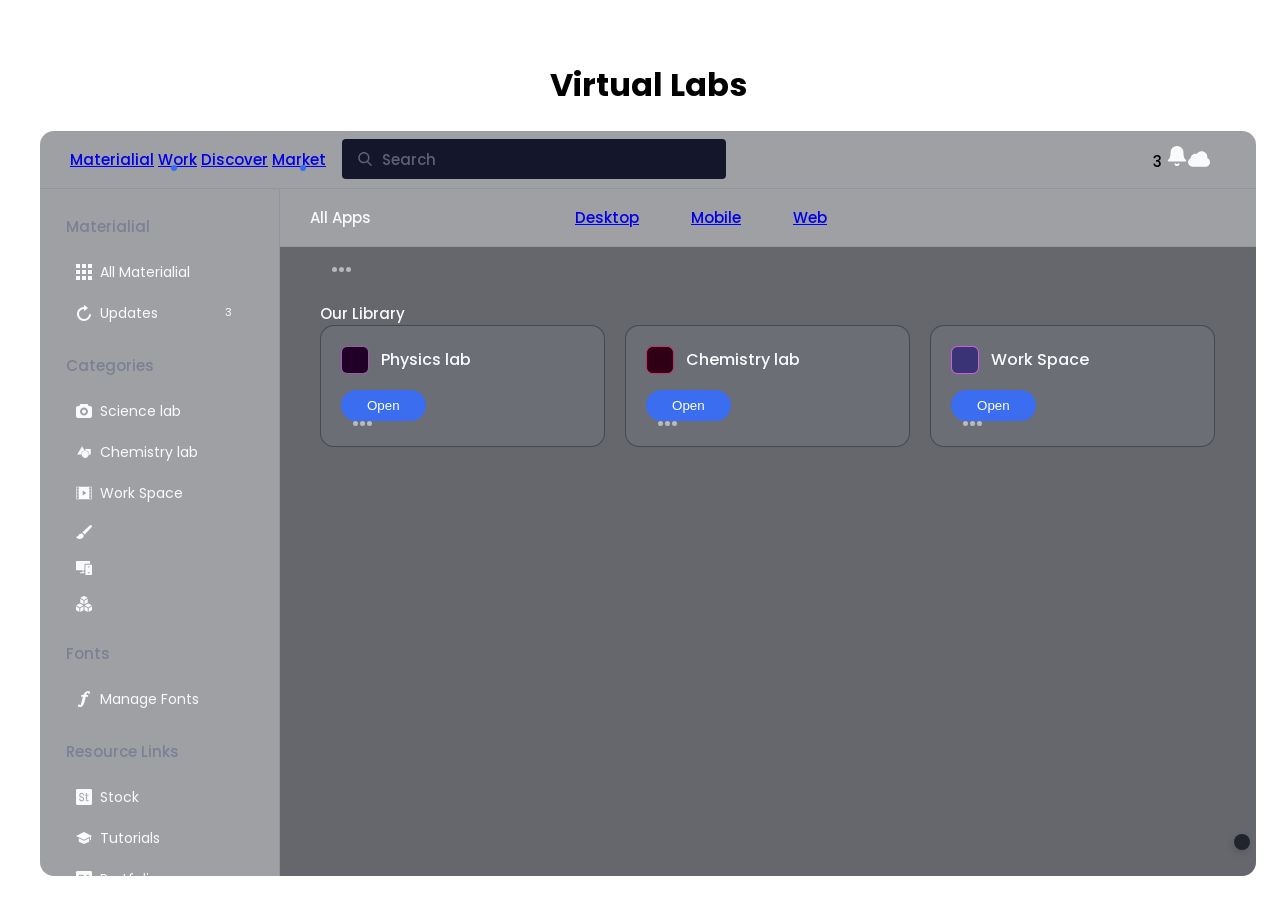
<file: index2.html>
<!DOCTYPE html>
<html lang="en">
<head>
    <meta charset="UTF-8">
    <meta name="viewport" content="width=device-width, initial-scale=1.0">
    <title>School Library</title>
    <link rel="stylesheet" href="style.css">
    <link rel="stylesheet" href="java.js">
</head>
<body>
    <h1>Virtual Labs</h1>
    <div class="video-bg">
 <video width="320" height="240" autoplay loop muted>
  <source src="https://assets.codepen.io/3364143/7btrrd.mp4" type="video/mp4">
Your browser does not support the video tag.
</video>
</div>
<div class="dark-light">
   
   </div>
<div class="app">
 <div class="header">
  <div class="menu-circle"></div>
  <div class="header-menu">
   <a class="menu-link is-active" href="#">Materialial</a>
   <a class="menu-link notify" href="#">Work</a>
   <a class="menu-link" href="#">Discover</a>
   <a class="menu-link notify" href="#">Market</a>
  </div>
  <div class="search-bar">
   <input type="text" placeholder="Search">
  </div>
  <div class="header-profile">
   <div class="notification">
    <span class="notification-number">3</span>
    <svg viewBox="0 0 24 24" fill="currentColor" stroke="currentColor" stroke-width="2" stroke-linecap="round" stroke-linejoin="round" class="feather feather-bell">
     <path d="M18 8A6 6 0 006 8c0 7-3 9-3 9h18s-3-2-3-9M13.73 21a2 2 0 01-3.46 0" />
    </svg>
   </div>
   <svg viewBox="0 0 512 512" fill="currentColor">
    <path d="M448.773 235.551A135.893 135.893 0 00451 211c0-74.443-60.557-135-135-135-47.52 0-91.567 25.313-115.766 65.537-32.666-10.59-66.182-6.049-93.794 12.979-27.612 19.013-44.092 49.116-45.425 82.031C24.716 253.788 0 290.497 0 331c0 7.031 1.703 13.887 3.006 20.537l.015.015C12.719 400.492 56.034 436 106 436h300c57.891 0 106-47.109 106-105 0-40.942-25.053-77.798-63.227-95.449z" />
   </svg>
  
  </div>
 </div>
 <div class="wrapper">
  <div class="left-side">
   <div class="side-wrapper">
    <div class="side-title">Materialial</div>
    <div class="side-menu">
     <a href="#">
      <svg viewBox="0 0 512 512">
       <g xmlns="http://www.w3.org/2000/svg" fill="currentColor">
        <path d="M0 0h128v128H0zm0 0M192 0h128v128H192zm0 0M384 0h128v128H384zm0 0M0 192h128v128H0zm0 0" data-original="#bfc9d1" />
       </g>
       <path xmlns="http://www.w3.org/2000/svg" d="M192 192h128v128H192zm0 0" fill="currentColor" data-original="#82b1ff" />
       <path xmlns="http://www.w3.org/2000/svg" d="M384 192h128v128H384zm0 0M0 384h128v128H0zm0 0M192 384h128v128H192zm0 0M384 384h128v128H384zm0 0" fill="currentColor" data-original="#bfc9d1" />
      </svg>
      All Materialial
     </a>
     <a href="#">
      <svg viewBox="0 0 488.932 488.932" fill="currentColor">
       <path d="M243.158 61.361v-57.6c0-3.2 4-4.9 6.7-2.9l118.4 87c2 1.5 2 4.4 0 5.9l-118.4 87c-2.7 2-6.7.2-6.7-2.9v-57.5c-87.8 1.4-158.1 76-152.1 165.4 5.1 76.8 67.7 139.1 144.5 144 81.4 5.2 150.6-53 163-129.9 2.3-14.3 14.7-24.7 29.2-24.7 17.9 0 31.8 15.9 29 33.5-17.4 109.7-118.5 192-235.7 178.9-98-11-176.7-89.4-187.8-187.4-14.7-128.2 84.9-237.4 209.9-238.8z" />
      </svg>
      Updates
      <span class="notification-number updates">3</span>
     </a>
    </div>
   </div>
   <div class="side-wrapper">
    <div class="side-title">Categories</div>
    <div class="side-menu">
     <a href="#">
      <svg viewBox="0 0 488.455 488.455" fill="currentColor">
       <path d="M287.396 216.317c23.845 23.845 23.845 62.505 0 86.35s-62.505 23.845-86.35 0-23.845-62.505 0-86.35 62.505-23.845 86.35 0" />
       <path d="M427.397 91.581H385.21l-30.544-61.059H133.76l-30.515 61.089-42.127.075C27.533 91.746.193 119.115.164 152.715L0 396.86c0 33.675 27.384 61.074 61.059 61.074h366.338c33.675 0 61.059-27.384 61.059-61.059V152.639c-.001-33.674-27.385-61.058-61.059-61.058zM244.22 381.61c-67.335 0-122.118-54.783-122.118-122.118s54.783-122.118 122.118-122.118 122.118 54.783 122.118 122.118S311.555 381.61 244.22 381.61z" />
      </svg>
      Science lab
     </a>
     <a href="#">
      <svg viewBox="0 0 512 512" fill="currentColor">
       <circle cx="295.099" cy="327.254" r="110.96" transform="rotate(-45 295.062 327.332)" />
       <path d="M471.854 338.281V163.146H296.72v41.169a123.1 123.1 0 01121.339 122.939c0 3.717-.176 7.393-.5 11.027zM172.14 327.254a123.16 123.16 0 01100.59-120.915L195.082 73.786 40.146 338.281H172.64c-.325-3.634-.5-7.31-.5-11.027z" />
      </svg>
     Chemistry lab
     </a>
     <a href="#">
      <svg viewBox="0 0 58 58" fill="currentColor">
       <path d="M57 6H1a1 1 0 00-1 1v44a1 1 0 001 1h56a1 1 0 001-1V7a1 1 0 00-1-1zM10 50H2v-9h8v9zm0-11H2v-9h8v9zm0-11H2v-9h8v9zm0-11H2V8h8v9zm26.537 12.844l-11 7a1.007 1.007 0 01-1.018.033A1.001 1.001 0 0124 36V22a1.001 1.001 0 011.538-.844l11 7a1.003 1.003 0 01-.001 1.688zM56 50h-8v-9h8v9zm0-11h-8v-9h8v9zm0-11h-8v-9h8v9zm0-11h-8V8h8v9z" />
      </svg>
      Work Space
     </a>
     <a href="#">
      <svg viewBox="0 0 512 512" fill="currentColor">
       <path d="M499.377 46.402c-8.014-8.006-18.662-12.485-29.985-12.613a41.13 41.13 0 00-.496-.003c-11.142 0-21.698 4.229-29.771 11.945L198.872 275.458c25.716 6.555 47.683 23.057 62.044 47.196a113.544 113.544 0 0110.453 23.179L500.06 106.661C507.759 98.604 512 88.031 512 76.89c0-11.507-4.478-22.33-12.623-30.488zM176.588 302.344a86.035 86.035 0 00-3.626-.076c-20.273 0-40.381 7.05-56.784 18.851-19.772 14.225-27.656 34.656-42.174 53.27C55.8 397.728 27.795 409.14 0 416.923c16.187 42.781 76.32 60.297 115.752 61.24 1.416.034 2.839.051 4.273.051 44.646 0 97.233-16.594 118.755-60.522 23.628-48.224-5.496-112.975-62.192-115.348z" />
      </svg>
            <!------------------------>

     </a>
     <a href="#">
      <svg viewBox="0 0 512 512" fill="currentColor">
       <path d="M497 151H316c-8.401 0-15 6.599-15 15v300c0 8.401 6.599 15 15 15h181c8.401 0 15-6.599 15-15V166c0-8.401-6.599-15-15-15zm-76 270h-30c-8.401 0-15-6.599-15-15s6.599-15 15-15h30c8.401 0 15 6.599 15 15s-6.599 15-15 15zm0-180h-30c-8.401 0-15-6.599-15-15s6.599-15 15-15h30c8.401 0 15 6.599 15 15s-6.599 15-15 15z" />
       <path d="M15 331h196v60h-75c-8.291 0-15 6.709-15 15s6.709 15 15 15h135v-30h-30v-60h30V166c0-24.814 20.186-45 45-45h135V46c0-8.284-6.716-15-15-15H15C6.716 31 0 37.716 0 46v270c0 8.284 6.716 15 15 15z" />
      </svg>
      <!------------------------>
     </a>
     <a href="#">
      <svg viewBox="0 0 512 512" fill="currentColor">
       <path d="M0 331v112.295a14.996 14.996 0 007.559 13.023L106 512V391L0 331zM136 391v121l105-60V331zM271 331v121l105 60V391zM406 391v121l98.441-55.682A14.995 14.995 0 00512 443.296V331l-106 60zM391 241l-115.754 57.876L391 365.026l116.754-66.15zM262.709 1.583a15.006 15.006 0 00-13.418 0L140.246 57.876 256 124.026l115.754-66.151L262.709 1.583zM136 90v124.955l105 52.5V150zM121 241L4.246 298.876 121 365.026l115.754-66.15zM271 150v117.455l105-52.5V90z" />
      </svg>
            <!------------------------>

     </a>
    </div>
   </div>
   <div class="side-wrapper">
    <div class="side-title">Fonts</div>
    <div class="side-menu">
     <a href="#">
      <svg viewBox="0 0 332 332" fill="currentColor">
       <path d="M282.341 8.283C275.765 2.705 266.211 0 253.103 0c-18.951 0-36.359 5.634-51.756 16.743-14.972 10.794-29.274 28.637-42.482 53.028-4.358 7.993-7.428 11.041-8.973 12.179h-26.255c-10.84 0-19.626 8.786-19.626 19.626 0 8.989 6.077 16.486 14.323 18.809l-.05.165h.589c1.531.385 3.109.651 4.757.651h18.833l-32.688 128.001c-7.208 27.848-10.323 37.782-11.666 41.24-1.445 3.711-3.266 7.062-5.542 10.135-.42-5.39-2.637-10.143-6.508-13.854-4.264-4.079-10.109-6.136-17.364-6.136-8.227 0-15.08 2.433-20.37 7.229-5.416 4.93-8.283 11.193-8.283 18.134 0 5.157 1.701 12.712 9.828 19.348 6.139 4.97 14.845 7.382 26.621 7.382 17.096 0 32.541-4.568 45.891-13.577 13.112-8.845 24.612-22.489 34.166-40.522 9.391-17.678 18.696-45.124 28.427-83.9l18.598-73.479h30.016c10.841 0 19.625-8.785 19.625-19.625s-8.784-19.626-19.625-19.626h-19.628c6.34-21.62 14.175-37.948 23.443-48.578 2.284-2.695 5.246-5.692 8.412-7.678-1.543 3.392-2.325 6.767-2.325 10.055 0 6.164 2.409 11.714 6.909 16.03 4.484 4.336 10.167 6.54 16.888 6.54 7.085 0 13.373-2.667 18.17-7.716 4.76-5.005 7.185-11.633 7.185-19.703.017-9.079-3.554-16.899-10.302-22.618z" />
      </svg>
      Manage Fonts
     </a>
    </div>
   </div>
   <div class="side-wrapper">
    <div class="side-title">Resource Links</div>
    <div class="side-menu">
     <a href="#">
      <svg viewBox="0 0 512 512" fill="currentColor">
       <path d="M467 0H45C20.186 0 0 20.186 0 45v422c0 24.814 20.186 45 45 45h422c24.814 0 45-20.186 45-45V45c0-24.814-20.186-45-45-45zM181 241c41.353 0 75 33.647 75 75s-33.647 75-75 75-75-33.647-75-75c0-8.291 6.709-15 15-15s15 6.709 15 15c0 24.814 20.186 45 45 45s45-20.186 45-45-20.186-45-45-45c-41.353 0-75-33.647-75-75s33.647-75 75-75 75 33.647 75 75c0 8.291-6.709 15-15 15s-15-6.709-15-15c0-24.814-20.186-45-45-45s-45 20.186-45 45 20.186 45 45 45zm180 120h30c8.291 0 15 6.709 15 15s-6.709 15-15 15h-30c-24.814 0-45-20.186-45-45V211h-15c-8.291 0-15-6.709-15-15s6.709-15 15-15h15v-45c0-8.291 6.709-15 15-15s15 6.709 15 15v45h45c8.291 0 15 6.709 15 15s-6.709 15-15 15h-45v135c0 8.276 6.724 15 15 15z" />
      </svg>
      Stock
     </a>
     <a href="#">
      <svg viewBox="0 0 511.441 511.441" fill="currentColor">
       <path d="M255.721 347.484L90.22 266.751v106.57l165.51 73.503 165.509-73.503V266.742z" />
       <path d="M511.441 189.361L255.721 64.617 0 189.361l255.721 124.744 195.522-95.378v111.032h30V204.092z" />
      </svg>
      Tutorials
     </a>
     <a href="#">
      <svg viewBox="0 0 512 512" fill="currentColor">
       <path d="M196 151h-75v90h75c24.814 0 45-20.186 45-45s-20.186-45-45-45z" />
       <path d="M467 0H45C20.186 0 0 20.186 0 45v422c0 24.814 20.186 45 45 45h422c24.814 0 45-20.186 45-45V45c0-24.814-20.186-45-45-45zM196 271h-75v105c0 8.291-6.709 15-15 15s-15-6.709-15-15V136c0-8.291 6.709-15 15-15h90c41.353 0 75 33.647 75 75s-33.647 75-75 75zm210-60c8.291 0 15 6.709 15 15s-6.709 15-15 15h-45v135c0 8.291-6.709 15-15 15s-15-6.709-15-15V241h-15c-8.291 0-15-6.709-15-15s6.709-15 15-15h15v-45c0-24.814 20.186-45 45-45h30c8.291 0 15 6.709 15 15s-6.709 15-15 15h-30c-8.276 0-15 6.724-15 15v45h45z" />
      </svg>
      Portfolio
     </a>
     <a href="#">
      <svg viewBox="0 0 512 512" fill="currentColor">
       <path d="M181 181h-60v60h60c16.54 0 30-13.46 30-30s-13.46-30-30-30zm0 0M181 271h-60v60h60c16.54 0 30-13.46 30-30s-13.46-30-30-30zm0 0M346 241c-19.555 0-36.238 12.54-42.438 30h84.875c-6.199-17.46-22.882-30-42.437-30zm0 0" />
       <path d="M436 0H75C33.648 0 0 33.648 0 75v362c0 41.352 33.648 75 75 75h361c41.352 0 76-33.648 76-75V75c0-41.352-34.648-75-76-75zM286 151h120v30H286zm-45 150c0 33.09-26.91 60-60 60H91V151h90c33.09 0 60 26.91 60 60 0 18.008-8.133 33.996-20.73 45 12.597 11.004 20.73 26.992 20.73 45zm180 0H303.562c6.196 17.46 22.883 30 42.438 30 16.012 0 30.953-8.629 38.992-22.516l25.957 15.032C397.58 346.629 372.687 361 346 361c-41.352 0-75-33.648-75-75s33.648-75 75-75 75 33.648 75 75zm0 0" />
      </svg>
      Behance
     </a>
     <a href="#">
      <svg viewBox="0 0 512 512" fill="currentColor">
       <path d="M352 0H64C28.704 0 0 28.704 0 64v320a16.02 16.02 0 009.216 14.496A16.232 16.232 0 0016 400c3.68 0 7.328-1.248 10.24-3.712L117.792 320H352c35.296 0 64-28.704 64-64V64c0-35.296-28.704-64-64-64z" />
       <path d="M464 128h-16v128c0 52.928-43.072 96-96 96H129.376L128 353.152V400c0 26.464 21.536 48 48 48h234.368l75.616 60.512A16.158 16.158 0 00496 512c2.336 0 4.704-.544 6.944-1.6A15.968 15.968 0 00512 496V176c0-26.464-21.536-48-48-48z" />
      </svg>
      Social Forum
     </a>
    </div>
   </div>
  </div>
  <div class="main-container">
   <div class="main-header">
    <a class="menu-link-main" href="#">All Apps</a>
    <div class="header-menu">
     <a class="main-header-link is-active" href="#">Desktop</a>
     <a class="main-header-link" href="#">Mobile</a>
     <a class="main-header-link" href="#">Web</a>

    </div>
   </div>
   <div class="content-wrapper">
    <div class="content-wrapper-header">
     <div class="content-wrapper-context">
      <h3 class="img-content">


        <div class="menu">
         <button class="dropdown">
          <ul>
           <li><a href="#">Go to Discover</a></li>
           <li><a href="#">Learn more</a></li>
           <li><a href="#">Uninstall</a></li>
          </ul>
         </button>
        </div>
       </div>
      </li>
     </ul>
    </div>
    <div class="content-section">
     <div class="content-section-title">Our Library</div>
     <div class="apps-card">
      <div class="app-card">
       <span>
        <svg viewBox="0 0 512 512" style="border: 1px solid #a059a9">
         <path xmlns="http://www.w3.org/2000/svg" d="M480 0H32C14.368 0 0 14.368 0 32v448c0 17.664 14.368 32 32 32h448c17.664 0 32-14.336 32-32V32c0-17.632-14.336-32-32-32z" fill="#210027" data-original="#7b1fa2" />
         <g xmlns="http://www.w3.org/2000/svg">
          
        </svg>
        Physics lab
       </span>
       <div class="app-card__subtext"><!---------------></div>
       <div class="app-card-buttons">
        <button class="content-button status-button">Open</button>
        <div class="menu"></div>
       </div>
      </div>
      <div class="app-card">
       <span>
        <svg viewBox="0 0 52 52" style="border: 1px solid #c1316d">
         <g xmlns="http://www.w3.org/2000/svg">
          <path d="M40.824 52H11.176C5.003 52 0 46.997 0 40.824V11.176C0 5.003 5.003 0 11.176 0h29.649C46.997 0 52 5.003 52 11.176v29.649C52 46.997 46.997 52 40.824 52z" fill="#2f0015" data-original="#6f2b41" />
         
         </g>
        </svg>
        Chemistry lab
       </span>
       <div class="app-card__subtext"><!------------------------></div>
       <div class="app-card-buttons">
        <button class="content-button status-button">Open</button>
        <div class="menu"></div>
       </div>
      </div>
      <div class="app-card">
       <span>
        <svg viewBox="0 0 52 52" style="border: 1px solid #C75DEB">
         <g xmlns="http://www.w3.org/2000/svg">
          <path d="M40.824 52H11.176C5.003 52 0 46.997 0 40.824V11.176C0 5.003 5.003 0 11.176 0h29.649C46.997 0 52 5.003 52 11.176v29.649C52 46.997 46.997 52 40.824 52z" fill="#3a3375" data-original="#3a3375" />
          
         </g>
        </svg>
        Work Space
       </span>
       <div class="app-card__subtext"><!---------------------------></div>
       <div class="app-card-buttons">
        <button class="content-button status-button">Open</button>
        <div class="menu"></div>
       </div>
      </div>
     </div>
    </div>
   </div>
  </div>
 </div>
 <div class="overlay-app"></div>
</div>
</body>
</html>
</file>
<file: style.css>
@import url("https://fonts.googleapis.com/css2?family=Poppins:wght@200;300;400;500;600;700&display=swap");

* {
 outline: none;
 box-sizing: border-box;
}

:root {
 --theme-bg-color: rgba(16 18 27 / 40%);
 --border-color: rgba(113 119 144 / 25%);
 --theme-color: #f9fafb;
 --inactive-color: rgb(113 119 144 / 78%);
 --body-font: "Poppins", sans-serif;
 --hover-menu-bg: rgba(12 15 25 / 30%);
 --content-title-color: #999ba5;
 --content-bg: rgb(146 151 179 / 13%);
 --button-inactive: rgb(249 250 251 / 55%);
 --dropdown-bg: #21242d;
 --dropdown-hover: rgb(42 46 60);
 --popup-bg: rgb(22 25 37);
 --search-bg:  #14162b;
 --overlay-bg: rgba(36, 39, 59, 0.3);
 --scrollbar-bg: rgb(1 2 3 / 40%);
}

.light-mode {
  --theme-bg-color: rgb(255 255 255 / 31%);
 --theme-color: #3c3a3a;
 --inactive-color: #333333;
  --button-inactive: #3c3a3a;
 --search-bg: rgb(255 255 255 / 31%);
 --dropdown-bg: #f7f7f7;
 --overlay-bg: rgb(255 255 255 / 30%);
 --dropdown-hover: rgb(236 236 236);
 --border-color: rgb(255 255 255 / 35%);
 --popup-bg: rgb(255 255 255);
 --hover-menu-bg: rgba(255 255 255 / 35%);
 --scrollbar-bg: rgb(255 253 253 / 57%);
 --content-title-color: --theme-color;
}

html {
 box-sizing: border-box;
 -webkit-font-smoothing: antialiased;
}

body {
 font-family: var(--body-font);
 background-image: url(https://wallpapershome.com/images/wallpapers/macos-big-sur-1280x720-dark-wwdc-2020-22655.jpg);
 background-size: cover;
 background-position: center;
 display: flex;
 justify-content: center;
 align-items: center;
 flex-direction: column;
 padding: 2em;
 width: 100%;
 height: 100vh;
 @media screen and (max-width: 480px) {
  padding: 0.8em;
 }
}

.video-bg {
 position: fixed;
 right: 0;
 top: 0;
 width: 100%;
 height: 100%;
 
 video {
  width: 100%;
  height: 100%;
  object-fit: cover;
 }
}

img {
 max-width: 100%;
}

.dark-light {
 position: fixed;
 bottom: 50px;
 right: 30px;
 background-color: var(--dropdown-bg);
 box-shadow: -1px 3px 8px -1px rgba(0, 0, 0, 0.2);
 padding: 8px;
 border-radius: 50%;
 z-index: 3;
 cursor: pointer;
 svg {
  width: 24px;
  flex-shrink: 0;
  fill: #ffce45;
  stroke: #ffce45;
  transition: 0.5s;
 }
}

.light-mode {
.dark-light svg {
 fill: transparent;
 stroke: var(--theme-color);
}
 .profile-img {
  border: 2px solid var(--theme-bg-color)
 }
 .content-section ul{
  background-color: var(--theme-bg-color);
 }
 .pop-up__title {
  border-color: var(--theme-color);
 }
 .dropdown.is-active ul {
  background-color:rgb(255 255 255 / 94%);
 }
}

body.light-mode:before,
body.light-mode .video-bg:before {
    content: "";
    position: absolute;
    left: 0;
    top: 0;
    width: 100%;
    height: 100vh;
    background: linear-gradient(180deg, rgba(255, 255, 255, 0.72) 0%, rgb(255 255 255 / 45%) 100%);
    backdrop-filter: saturate(3);
}

.app {
 background-color: var(--theme-bg-color);
 max-width: 1250px;
 max-height: 860px;
 height: 90vh;
 display: flex;
 flex-direction: column;
 overflow: hidden;
 position: relative;
 width: 100%;
 border-radius: 14px;
 backdrop-filter: blur(20px);
 -webkit-backdrop-filter: blur(20px);
 font-size: 15px;
 font-weight: 500;
}

.header {
 display: flex;
 align-items: center;
 flex-shrink: 0;
 height: 58px;
 width: 100%;
 border-bottom: 1px solid var(--border-color);
 padding: 0 30px;
 white-space: nowrap;
 @media screen and (max-width: 480px) {
  padding: 0 16px;
 }
 &-menu {
  display: flex;
  align-items: center;
  a {
   padding: 20px 30px;
   text-decoration: none;
   color: var(--inactive-color);
   border-bottom: 2px solid transparent;
   transition: 0.3s;
   @media screen and (max-width: 610px) {
    &:not(.main-header-link) {
     display: none;
    }
   }
   &.is-active,
   &:hover {
    color: var(--theme-color);
    border-bottom: 2px solid var(--theme-color);
   }
  }
 }
}

.notify {
 position: relative;
 &:before {
  content: "";
  position: absolute;
  background-color: #3a6df0;
  width: 6px;
  height: 6px;
  border-radius: 50%;
  right: 20px;
  top: 16px;
 }
 @media screen and (max-width: 1055px) {
  display: none;
 }
}

.search-bar {
 height: 40px;
 display: flex;
 width: 100%;
 max-width: 400px;
 padding-left: 16px;
 border-radius: 4px;
 input {
  width: 100%;
  height: 100%;
  border: none;
  background-color: var(--search-bg);
  border-radius: 4px;
  font-family: var(--body-font);
  font-size: 15px;
  font-weight: 500;
  padding: 0 20px 0 40px;
  box-shadow: 0 0 0 2px rgb(134 140 160 / 2%);
  background-image: url("data:image/svg+xml;charset=UTF-8,%3csvg xmlns='http://www.w3.org/2000/svg' viewBox='0 0 56.966 56.966' fill='%23717790c7'%3e%3cpath d='M55.146 51.887L41.588 37.786A22.926 22.926 0 0046.984 23c0-12.682-10.318-23-23-23s-23 10.318-23 23 10.318 23 23 23c4.761 0 9.298-1.436 13.177-4.162l13.661 14.208c.571.593 1.339.92 2.162.92.779 0 1.518-.297 2.079-.837a3.004 3.004 0 00.083-4.242zM23.984 6c9.374 0 17 7.626 17 17s-7.626 17-17 17-17-7.626-17-17 7.626-17 17-17z'/%3e%3c/svg%3e");
  background-size: 14px;
  background-repeat: no-repeat;
  background-position: 16px 48%;
  color: var(--theme-color);
  &::placeholder {
   font-family: var(--body-font);
   color: var(--inactive-color);
   font-size: 15px;
   font-weight: 500;
  }
 }
}



.header-profile {
 display: flex;
 align-items: center;
 padding: 0 16px 0 40px;
 margin-left: auto;
 flex-shrink: 0;
 svg {
  width: 22px;
  color: #f9fafb;
  flex-shrink: 0;
 }
}

.notification {
 position: relative;
 &-number {
  position: absolute;
  background-color: #3a6df0;
  width: 16px;
  height: 16px;
  border-radius: 50%;
  font-size: 10px;
  display: flex;
  align-items: center;
  justify-content: center;
  color: #fff;
  right: -6px;
  top: -6px;
 }
 & + svg {
  margin-left: 22px;
  @media screen and (max-width: 945px) {
   display: none;
  }
 }
}

.profile-img {
 width: 32px;
 height: 32px;
 border-radius: 50%;
 object-fit: cover;
 border: 2px solid var(--theme-color);
 margin-left: 22px;
}

.wide {
 .header-menu,
 .header-profile {
  display: none;
 }
 .search-bar {
  max-width: 600px;
  margin: auto;
  transition: 0.4s;
  box-shadow: 0 0 0 1px var(--border-color);
  padding-left: 0;
 }
 .menu-circle {
  margin-right: 0;
 }
}

.wrapper {
 display: flex;
 flex-grow: 1;
 overflow: hidden;
}

.left-side {
 flex-basis: 240px;
 border-right: 1px solid var(--border-color);
 padding: 26px;
 overflow: auto;
 flex-shrink: 0;
 @media screen and (max-width: 945px) {
  display: none;
 }
}

.side-wrapper + .side-wrapper {
 margin-top: 20px;
}

.side-title {
 color: var(--inactive-color);
 margin-bottom: 14px;
}

.side-menu {
 display: flex;
 flex-direction: column;
 white-space: nowrap;
 a {
  text-decoration: none;
  color: var(--theme-color);
  display: flex;
  align-items: center;
  font-weight: 400;
  padding: 10px;
  font-size: 14px;
  border-radius: 6px;
  transition: 0.3s;
  &:hover {
   background-color: var(--hover-menu-bg);
  }
 }
 svg {
  width: 16px;
  margin-right: 8px;
 }
}

.updates {
 position: relative;
 top: 0;
 right: 0;
 margin-left: auto;
 width: 18px;
 height: 18px;
 font-size: 11px;
}

.main-header {
 display: flex;
 align-items: center;
 border-bottom: 1px solid var(--border-color);
 height: 58px;
 flex-shrink: 0;
 .header-menu {
  margin-left: 150px;
  @media screen and (max-width: 1055px) {
   margin: auto;
  }
  a {
   padding: 20px 24px;
  }
 }
}

.main-container {
 display: flex;
 flex-direction: column;
 flex-grow: 1;
}

.menu-link-main {
 text-decoration: none;
 color: var(--theme-color);
 padding: 0 30px;
 @media screen and (max-width: 1055px) {
  display: none;
 }
}

.content-wrapper {
 display: flex;
 flex-direction: column;
 color: var(--theme-color);
 padding: 20px 40px;
 height: 100%;
 overflow: auto;
 background-color: var(--theme-bg-color);
 @media screen and (max-width: 510px) {
  padding: 20px;
 }
 &-header {
  display: flex;
  align-items: center;
  width: 100%;
  justify-content: space-between;
  background-image: url("https://www.transparenttextures.com/patterns/cubes.png"),
   linear-gradient(
    to right top,
    #cf4af3,
    #e73bd7,
    #f631bc,
    #fd31a2,
    #ff3a8b,
    #ff4b78,
    #ff5e68,
    #ff705c,
    #ff8c51,
    #ffaa49,
    #ffc848,
    #ffe652
   );
  border-radius: 14px;
  padding: 20px 40px;
  @media screen and (max-width: 415px) {
   padding: 20px;
  }
 }
 &.overlay {
  pointer-events: none;
  transition: 0.3s;
  background-color: var(--overlay-bg);
 }
}

.overlay-app {
 width: 100%;
 height: 100%;
 position: fixed;
 left: 0;
 top: 0;
 pointer-events: all;
 background-color: rgba(36, 39, 59, 0.8);
 opacity: 0;
 visibility: hidden;
 transition: 0.3s;
 &.is-active {
  visibility: visible;
  opacity: 1;
 }
}

.img-content {
 font-weight: 500;
 font-size: 17px;
 display: flex;
 align-items: center;
 margin: 0;
 svg {
  width: 28px;
  margin-right: 14px;
 }
}

.content-text {
 font-weight: 400;
 font-size: 14px;
 margin-top: 16px;
 line-height: 1.7em;
 color: #ebecec;
 display: -webkit-box;
 
 -webkit-box-orient: vertical;
 overflow: hidden;
 text-overflow: ellipsis;
}

.content-wrapper-context {
 max-width: 350px;
}

.content-button {
 background-color: #3a6df0;
 border: none;
 padding: 8px 26px;
 color: #fff;
 border-radius: 20px;
 margin-top: 16px;
 cursor: pointer;
 transition: 0.3s;
 white-space: nowrap;
}

.content-wrapper-img {
 width: 186px;
 object-fit: cover;
 margin-top: -25px;
 object-position: center;
 @media screen and (max-width: 570px) {
  width: 110px;
 }
}

.content-section {
 margin-top: 30px;
 display: flex;
 flex-direction: column;
 &-title {
  color: var(--content-title-color);
  margin-bottom: 14px;
 }
 ul {
  display: flex;
  flex-direction: column;
  width: 100%;
  height: 100%;
  justify-content: space-around;
  background-color: var(--content-bg);
  padding-left: 0;
  margin: 0;
  border-radius: 14px;
  border: 1px solid var(--theme-bg-color);
  cursor: pointer;
  li {
   list-style: none;
   padding: 10px 18px;
   display: flex;
   align-items: center;
   font-size: 16px;
   width: 100%;
   height: 100%;
   white-space: nowrap;
   transition: 0.3s;
   &:hover {
    background-color: var(--theme-bg-color);
    &:first-child {
     border-radius: 13px 13px 0 0;
    }
    &:last-child {
     border-radius: 0 0 13px 13px;
    }
   }
   & + li {
    border-top: 1px solid var(--border-color);
   }
  }
  svg {
   width: 28px;
   border-radius: 6px;
   margin-right: 16px;
   flex-shrink: 0;
  }
 }
}

.products {
 display: flex;
 align-items: center;
 width: 150px;
 @media screen and (max-width: 480px) {
  width: 120px;
 }
}
.status {
 margin-left: auto;
 width: 140px;
 font-size: 15px;
 position: relative;
 @media screen and (max-width: 700px) {
  display: none;
 }
 &-circle {
  width: 6px;
  height: 6px;
  background-color: #396df0;
  position: absolute;
  border-radius: 50%;
  top: 4px;
  left: -20px;
  &.green {
   background-color: #3bf083;
  }
 }
 &-button {
  font-size: 15px;
  margin-top: 0;
  padding: 6px 24px;
  @media screen and (max-width: 390px) {
   padding: 6px 14px;
  }
  &.open {
   background: none;
   color: var(--button-inactive);
   border: 1px solid var(--button-inactive);
  }
  &:not(.open):hover {
   color: #fff;
   border-color: #fff;
  }
 }
}

.content-button:not(.open):hover {
 background: #1e59f1;
}

.menu {
 width: 5px;
 height: 5px;
 background-color: var(--button-inactive);
 border-radius: 50%;
 box-shadow: 7px 0 0 0 var(--button-inactive), 14px 0 0 0 var(--button-inactive);
 margin: 0 12px;
}

@media screen and (max-width: 415px) {
 .adobe-product .menu {
  display: none;
 }
}

.dropdown {
 position: relative;
 height: 53px;
 width: 40px;
 top: -24px;
 display: flex;
 left: -5px;
 background: transparent;
 border: none;
 cursor: pointer;
 ul {
  position: absolute;
  background: var(--dropdown-bg);
  height: 110px;
  width: 120px;
  right: 0;
  top: 20px;
  pointer-events: none;
  opacity: 0;
  transform: translatey(10px);
  transition: all 0.4s ease;
  li a {
   text-decoration: none;
   color: var(--theme-color);
   font-size: 12px;
  }
 }
}

.dropdown.is-active {
 ul {
  opacity: 1;
  pointer-events: all;
  transform: translatey(25px);
  li:hover {
   background-color: var(--dropdown-hover);
  }
 }
}

.button-wrapper {
 display: flex;
 align-items: center;
 justify-content: flex-end;
 width: 187px;
 margin-left: auto;
 @media screen and (max-width: 480px) {
  width: auto;
 }
}

.pop-up {
 position: absolute;
 padding: 30px 40px;
 top: 50%;
 left: 50%;
 transform: (translate(-50%, -50%));
 overflow-y: auto;
 box-shadow: 0px 6px 30px rgba(0, 0, 0, 0.4);
 transition: all 0.3s;
 z-index: 10;
 background-color: var(--popup-bg);
 width: 500px;
 visibility: hidden;
 opacity: 0;
 border-radius: 6px;
 display: flex;
 flex-direction: column;
 white-space: normal;
 @media screen and (max-width: 570px) {
  width: 100%;
 }
 &.visible {
  visibility: visible;
  opacity: 1;
 }
 &__title {
  padding-bottom: 20px;
  border-bottom: 1px solid var(--border-color);
  display: flex;
  justify-content: space-between;
  align-items: center;
 }
 &__subtitle {
  white-space: normal;
  margin: 20px 0;
  font-size: 14px;
  font-weight: 400;
  line-height: 1.8em;
  a {
   color: var(--theme-color);
  }
 }
}

.content-button-wrapper .content-button.status-button.open.close {
 width: auto;
}

.content-section .close {
 margin-right: 0;
 width: 24px;
}

.checkbox-wrapper {
 display: flex;
 align-items: center;
 font-size: 14px;
 font-weight: 400;
 & + .checkbox-wrapper {
  margin: 20px 0 40px;
 }
}

.checkbox {
 display: none;
}

.checkbox + label {
 display: flex;
 align-items: center;
 &:before {
  content: "";
  margin-right: 10px;
  width: 15px;
  height: 15px;
  border: 1px solid var(--theme-color);
  border-radius: 4px;
  cursor: pointer;
  flex-shrink: 0;
 }
}

.checkbox:checked + label:before {
 background-color: #3a6df0;
 border-color: #3a6df0;
 background-image: url("data:image/svg+xml;charset=UTF-8,%3csvg xmlns='http://www.w3.org/2000/svg' width='24' height='24' viewBox='0 0 24 24' fill='none' stroke='%23fff' stroke-width='3' stroke-linecap='round' stroke-linejoin='round' class='feather feather-check'%3e%3cpath d='M20 6L9 17l-5-5'/%3e%3c/svg%3e");
 background-position: 50%;
 background-size: 12px;
 background-repeat: no-repeat;
}

.content-button-wrapper {
 margin-top: auto;
 margin-left: auto;
 .open {
  margin-right: 8px;
 }
}

.apps-card {
 display: flex;
 align-items: center;
 flex-wrap: wrap;
 width: calc(100% + 20px);
}

.app-card {
 display: flex;
 flex-direction: column;
 width: calc(33.3% - 20px);
 font-size: 16px;
 background-color: var(--content-bg);
 border-radius: 14px;
 border: 1px solid var(--theme-bg-color);
 padding: 20px;
 cursor: pointer;
 transition: 0.3s ease;
 &:hover {
  transform: scale(1.02);
  background-color: var(--theme-bg-color);
 }
 svg {
  width: 28px;
  border-radius: 6px;
  margin-right: 12px;
  flex-shrink: 0;
 }
 & + .app-card {
  margin-left: 20px;
 }
 span {
  display: flex;
  align-items: center;
 }
 &__subtext {
  font-size: 14px;
  font-weight: 400;
  line-height: 1.6em;
  margin-top: 20px;
  border-bottom: 1px solid var(--border-color);
  padding-bottom: 20px;
 }
 &-buttons {
  display: flex;
  align-items: center;
  margin-left: auto;
  margin-top: 16px;
 }
 @media screen and (max-width: 1110px) {
  width: calc(50% - 20px);
  &:last-child {
   margin-top: 20px;
   margin-left: 0px;
  }
 }
 @media screen and (max-width: 565px) {
  width: calc(100% - 20px);
  margin-top: 20px;
  & + .app-card {
   margin-left: 0;
  }
 }
}

::-webkit-scrollbar {
 width: 6px;
 border-radius: 10px;
}

::-webkit-scrollbar-thumb {
 background: var(--scrollbar-bg);
 border-radius: 10px;
}
</file>
